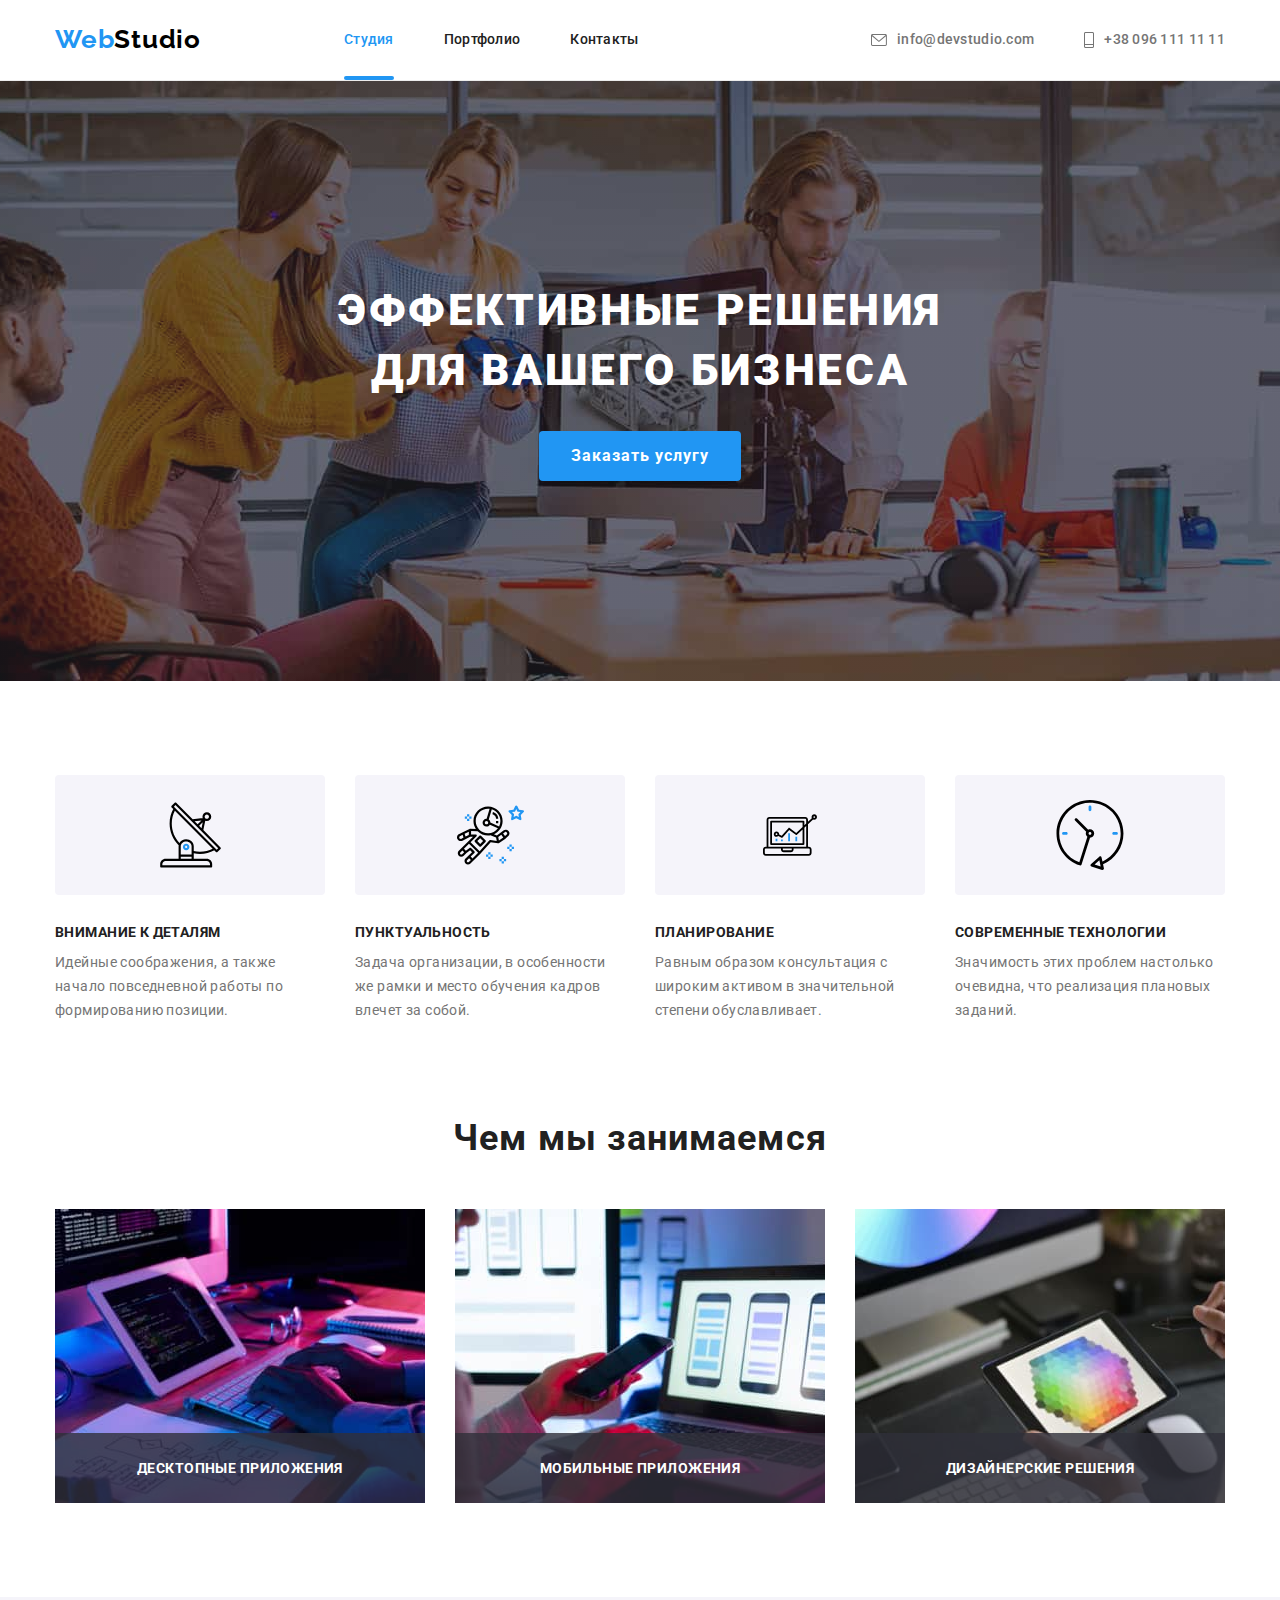
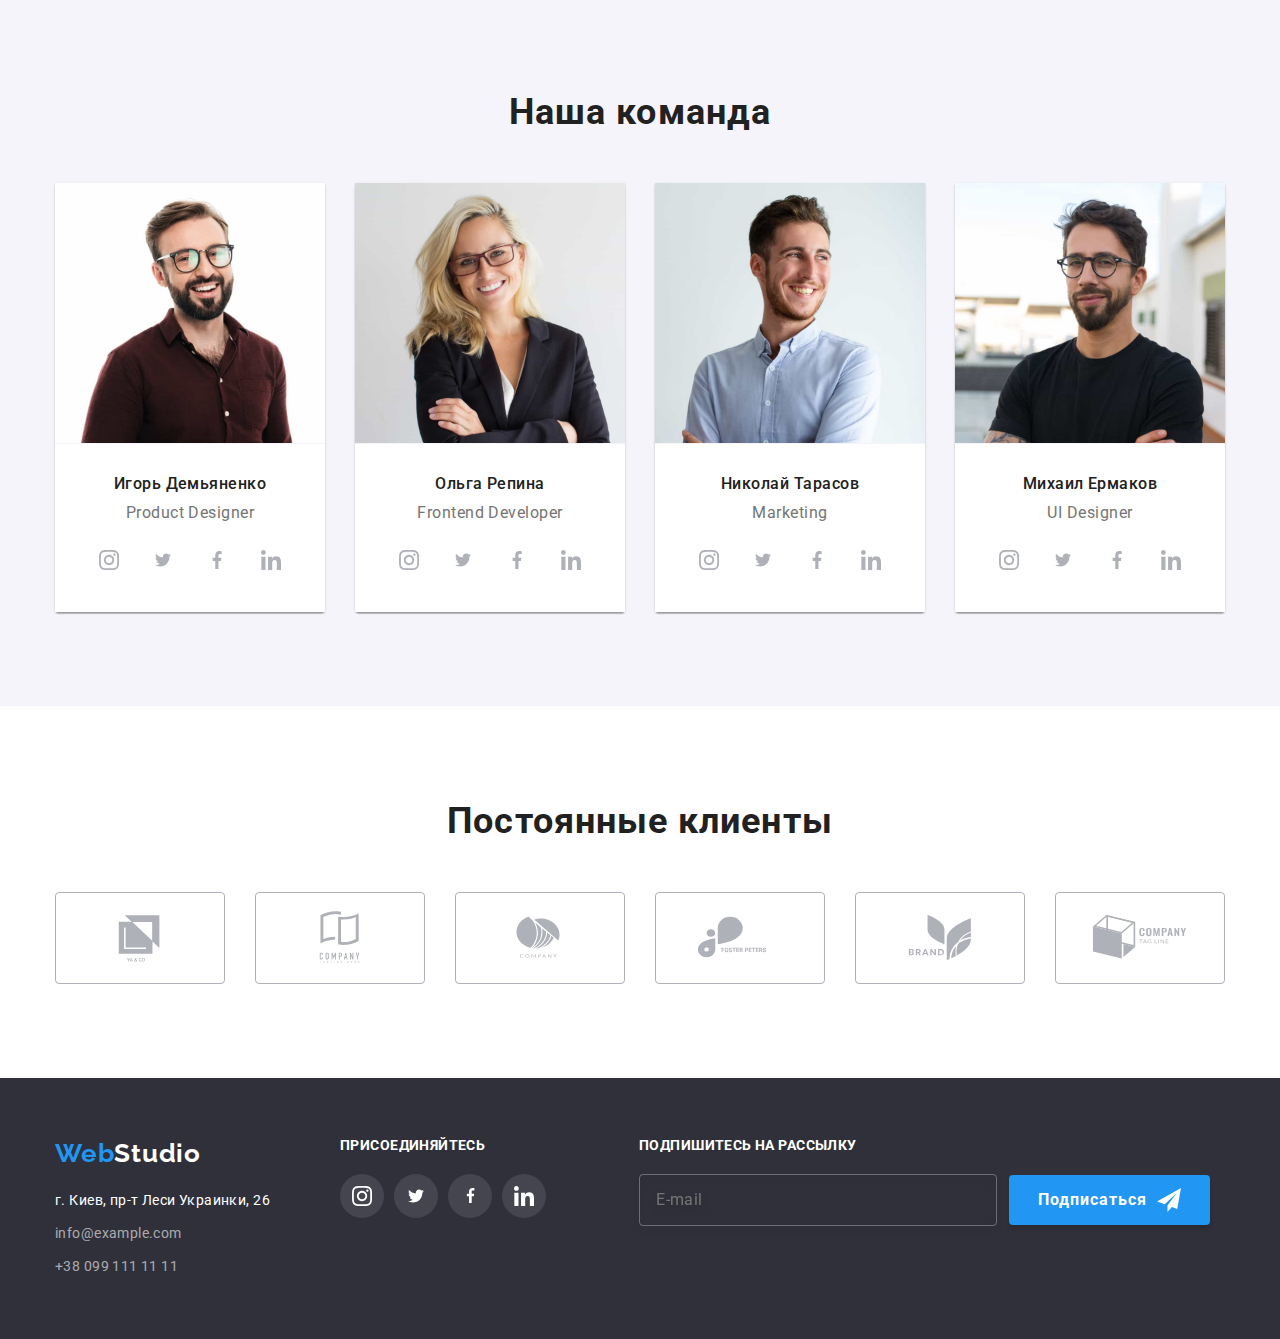
<file: index.html>
<!DOCTYPE html>
<html lang="ru">
  <head>
    <meta charset="UTF-8" />
    <meta http-equiv="X-UA-Compatible" content="IE=edge" />
    <meta name="viewport" content="width=device-width, initial-scale=1.0" />
    <title>WebStudio</title>
    <link
      href="https://fonts.googleapis.com/css2?family=Raleway:wght@700&family=Roboto:wght@400;500;700;900&display=swap"
      rel="stylesheet"
    />
    <link
      rel="stylesheet"
      href="https://cdnjs.cloudflare.com/ajax/libs/modern-normalize/1.1.0/modern-normalize.min.css"
    />
    <link
      rel="stylesheet"
      href="https://cdnjs.cloudflare.com/ajax/libs/modern-normalize/1.1.0/modern-normalize.min.css"
      integrity="sha512-wpPYUAdjBVSE4KJnH1VR1HeZfpl1ub8YT/NKx4PuQ5NmX2tKuGu6U/JRp5y+Y8XG2tV+wKQpNHVUX03MfMFn9Q=="
      crossorigin="anonymous"
      referrerpolicy="no-referrer"
    />
    <link rel="stylesheet" href="./css/main.css" />
    <!-- <link rel="stylesheet" href="./styles/styles.css" /> -->
  </head>
  <body class="page">
    <!--хэдер-->
    <header class="page-header">
      <div class="container main-nav">
        <nav class="nav">
          <a class="nav__logo logo" href="./index.html" lang="en"
            ><span class="nav__excerpt logo">Web</span>Studio</a
          >
          <ul class="site-nav list">
            <li class="site-nav__item">
              <a
                class="site-nav__link link site-nav__link--current"
                href="./index.html"
                >Студия</a
              >
            </li>
            <li class="site-nav__item">
              <a class="site-nav__link link" href="./portfolio.html"
                >Портфолио</a
              >
            </li>
            <li class="site-nav__item">
              <a class="site-nav__link link" href="">Контакты</a>
            </li>
          </ul>
        </nav>
        <ul class="site-contacts list">
          <li class="site-contacts__item">
            <a class="site-contacts__link link" href="mailto:info@devstudio.com"
              ><svg class="site-contacts__icon" width="16px" height="12px">
                <use href="./images/icons.svg#envelope-1"></use>
              </svg>
              <span>info@devstudio.com</span>
            </a>
          </li>
          <li class="site-contacts__item">
            <a class="site-contacts__link link" href="tel:+38-096-111-11-11"
              ><svg class="site-contacts__icon" width="10px" height="16px">
                <use href="./images/icons.svg#vector"></use>
              </svg>
              <span>+38 096 111 11 11</span></a
            >
          </li>
        </ul>
      </div>
    </header>
    <main>
      <!-- герой -->
      <section class="hero">
        <div class="conteiner hero__conteiner">
          <h1 class="hero__title">
            Эффективные решения <br />
            для вашего бизнеса
          </h1>
          <button type="button" class="hero__btn" data-modal-open>
            Заказать услугу
          </button>
        </div>
      </section>

      <!-- особенности -->
      <section class="section feature-section">
        <div class="container">
          <ul class="feature list">
            <li class="feature__item">
              <div class="feature__box">
                <svg class="feature__icon" width="65px" height="70px">
                  <use href="./images/icons.svg#antenna-1"></use>
                </svg>
              </div>
              <h3 class="feature__title">Внимание к деталям</h3>
              <p class="feature__text">
                Идейные соображения, а также начало повседневной работы по
                формированию позиции.
              </p>
            </li>
            <li class="feature__item">
              <div class="feature__box">
                <svg class="feature__icon" width="67px" height="70px">
                  <use href="./images/icons.svg#astronaut-1"></use>
                </svg>
              </div>
              <h3 class="feature__title">Пунктуальность</h3>
              <p class="feature__text">
                Задача организации, в особенности же рамки и место обучения
                кадров влечет за собой.
              </p>
            </li>
            <li class="feature__item">
              <div class="feature__box">
                <svg class="feature__icon" width="70px" height="54px">
                  <use href="./images/icons.svg#diagram-1"></use>
                </svg>
              </div>
              <h3 class="feature__title">Планирование</h3>
              <p class="feature__text">
                Равным образом консультация с широким активом в значительной
                степени обуславливает.
              </p>
            </li>
            <li class="feature__item">
              <div class="feature__box">
                <svg class="feature__icon" width="70px" height="70px">
                  <use href="./images/icons.svg#clock-1"></use>
                </svg>
              </div>
              <h3 class="feature__title">Современные технологии</h3>
              <p class="feature__text">
                Значимость этих проблем настолько очевидна, что реализация
                плановых заданий.
              </p>
            </li>
          </ul>
        </div>
      </section>
      <!-- Чем мы занимаемся -->
      <section class="section-functions">
        <div class="container">
          <h2 class="functions__title section-title">Чем мы занимаемся</h2>
          <ul class="functions list">
            <li class="functions__item">
              <div class="functions__card">
                <img
                  class="functions__pic"
                  src="./images/code.jpg"
                  alt="пишется код"
                  width="370"
                />
                <h3 class="function__subtitle">Десктопные приложения</h3>
              </div>
            </li>
            <li class="functions__item">
              <div class="functions__card">
                <img
                  class="functions__pic"
                  src="./images/ma.jpg"
                  alt="мобильные приложения"
                  width="370"
                />
                <h3 class="function__subtitle">Мобильные приложения</h3>
              </div>
            </li>
            <li class="functions__item">
              <div class="functions__card">
                <img
                  class="functions__pic"
                  src="./images/design.jpg"
                  alt="выбирается цвет для дизайна"
                  width="370"
                />
                <h3 class="function__subtitle">Дизайнерские решения</h3>
              </div>
            </li>
          </ul>
        </div>
      </section>
      <!-- Наша команда -->
      <section class="section team">
        <div class="container">
          <h2 class="section-title">Наша команда</h2>
          <ul class="team-cards list">
            <li class="team-card__item">
              <img
                class="team-cards__picture"
                src="./images/igor-pd.jpg"
                alt="Игорь, продакт-дизайнер"
                width="270"
              />
              <div class="team-cards__meta">
                <h3 class="team-cards__subtitle">Игорь Демьяненко</h3>
                <p class="team-cards__role" lang="en">Product Designer</p>
                <ul class="team-socials">
                  <li class="team-socials__item">
                    <a class="team-socials__link" href="">
                      <svg
                        class="team-socials__icon"
                        width="20px"
                        height="20px"
                      >
                        <use href="./images/icons.svg#instagram-2"></use>
                      </svg>
                    </a>
                  </li>
                  <li class="team-socials__item">
                    <a class="team-socials__link" href="">
                      <svg
                        class="team-socials__icon"
                        width="16px"
                        height="20px"
                      >
                        <use href="./images/icons.svg#twitter-1"></use>
                      </svg>
                    </a>
                  </li>
                  <li class="team-socials__item">
                    <a class="team-socials__link" href="">
                      <svg
                        class="team-socials__icon"
                        width="18px"
                        height="30px"
                      >
                        <use href="./images/icons.svg#facebook-1"></use>
                      </svg>
                    </a>
                  </li>
                  <li class="team-socials__item">
                    <a class="team-socials__link" href="">
                      <svg
                        class="team-socials__icon"
                        width="20px"
                        height="20px"
                      >
                        <use href="./images/icons.svg#linkedin-1"></use>
                      </svg>
                    </a>
                  </li>
                </ul>
              </div>
            </li>
            <li class="team-card__item">
              <img
                class="team-cards__picture"
                src="./images/olga-fd.jpg"
                alt="Ольга, фронтенд разработчик"
                width="270"
              />
              <div class="team-cards__meta">
                <h3 class="team-cards__subtitle">Ольга Репина</h3>
                <p class="team-cards__role" lang="en">Frontend Developer</p>
                <ul class="team-socials">
                  <li class="team-socials__item">
                    <a class="team-socials__link" href="">
                      <svg
                        class="team-socials__icon"
                        width="20px"
                        height="20px"
                      >
                        <use href="./images/icons.svg#instagram-2"></use>
                      </svg>
                    </a>
                  </li>
                  <li class="team-socials__item">
                    <a class="team-socials__link" href="">
                      <svg
                        class="team-socials__icon"
                        width="16px"
                        height="20px"
                      >
                        <use href="./images/icons.svg#twitter-1"></use>
                      </svg>
                    </a>
                  </li>
                  <li class="team-socials__item">
                    <a class="team-socials__link" href="">
                      <svg
                        class="team-socials__icon"
                        width="18px"
                        height="30px"
                      >
                        <use href="./images/icons.svg#facebook-1"></use>
                      </svg>
                    </a>
                  </li>
                  <li class="team-socials__item">
                    <a class="team-socials__link" href="">
                      <svg
                        class="team-socials__icon"
                        width="20px"
                        height="20px"
                      >
                        <use href="./images/icons.svg#linkedin-1"></use>
                      </svg>
                    </a>
                  </li>
                </ul>
              </div>
            </li>
            <li class="team-card__item">
              <img
                class="team-cards__picture"
                src="./images/nick-mar.jpg"
                alt="Николай, маркетинг"
                width="270"
              />
              <div class="team-cards__meta">
                <h3 class="team-cards__subtitle">Николай Тарасов</h3>
                <p class="team-cards__role" lang="en">Marketing</p>
                <ul class="team-socials">
                  <li class="team-socials__item">
                    <a class="team-socials__link" href="">
                      <svg
                        class="team-socials__icon"
                        width="20px"
                        height="20px"
                      >
                        <use href="./images/icons.svg#instagram-2"></use>
                      </svg>
                    </a>
                  </li>
                  <li class="team-socials__item">
                    <a class="team-socials__link" href="">
                      <svg
                        class="team-socials__icon"
                        width="16px"
                        height="20px"
                      >
                        <use href="./images/icons.svg#twitter-1"></use>
                      </svg>
                    </a>
                  </li>
                  <li class="team-socials__item">
                    <a class="team-socials__link" href="">
                      <svg
                        class="team-socials__icon"
                        width="18px"
                        height="30px"
                      >
                        <use href="./images/icons.svg#facebook-1"></use>
                      </svg>
                    </a>
                  </li>
                  <li class="team-socials__item">
                    <a class="team-socials__link" href="">
                      <svg
                        class="team-socials__icon"
                        width="20px"
                        height="20px"
                      >
                        <use href="./images/icons.svg#linkedin-1"></use>
                      </svg>
                    </a>
                  </li>
                </ul>
              </div>
            </li>
            <li class="team-card__item">
              <img
                class="team-cards__picture"
                src="./images/mikhail-ui-des.jpg"
                alt="Михаил, дизайнер внешнего вида"
                width="270"
              />
              <div class="team-cards__meta">
                <h3 class="team-cards__subtitle">Михаил Ермаков</h3>
                <p class="team-cards__role" lang="en">UI Designer</p>
                <ul class="team-socials">
                  <li class="team-socials__item">
                    <a class="team-socials__link" href="">
                      <svg
                        class="team-socials__icon"
                        width="20px"
                        height="20px"
                      >
                        <use href="./images/icons.svg#instagram-2"></use>
                      </svg>
                    </a>
                  </li>
                  <li class="team-socials__item">
                    <a class="team-socials__link" href="">
                      <svg
                        class="team-socials__icon"
                        width="16px"
                        height="20px"
                      >
                        <use href="./images/icons.svg#twitter-1"></use>
                      </svg>
                    </a>
                  </li>
                  <li class="team-socials__item">
                    <a class="team-socials__link" href="">
                      <svg
                        class="team-socials__icon"
                        width="18px"
                        height="30px"
                      >
                        <use href="./images/icons.svg#facebook-1"></use>
                      </svg>
                    </a>
                  </li>
                  <li class="team-socials__item">
                    <a class="team-socials__link" href="">
                      <svg
                        class="team-socials__icon"
                        width="20px"
                        height="20px"
                      >
                        <use href="./images/icons.svg#linkedin-1"></use>
                      </svg>
                    </a>
                  </li>
                </ul>
              </div>
            </li>
          </ul>
        </div>
      </section>
      <!-- Постоянные клиенты компании-->
      <section class="section">
        <h2 class="section-title">Постоянные клиенты</h2>
        <ul class="clients list">
          <li class="clients__item">
            <a href="" class="clients__link">
              <svg class="clients__icon" width="106px" height="60px">
                <use href="./images/icons.svg#logo1"></use>
              </svg>
            </a>
          </li>
          <li class="clients__item">
            <a href="" class="clients__link">
              <svg class="clients__icon" width="106px" height="60px">
                <use href="./images/icons.svg#logo2"></use>
              </svg>
            </a>
          </li>
          <li class="clients__item">
            <a href="" class="clients__link">
              <svg class="clients__icon" width="106px" height="60px">
                <use href="./images/icons.svg#logo3"></use>
              </svg>
            </a>
          </li>
          <li class="clients__item">
            <a href="" class="clients__link">
              <svg class="clients__icon" width="106px" height="60px">
                <use href="./images/icons.svg#logo4"></use>
              </svg>
            </a>
          </li>
          <li class="clients__item">
            <a href="" class="clients__link">
              <svg class="clients__icon" width="106px" height="60px">
                <use href="./images/icons.svg#logo5"></use>
              </svg>
            </a>
          </li>
          <li class="clients__item">
            <a href="" class="clients__link">
              <svg class="clients__icon" width="106px" height="60px">
                <use href="./images/icons.svg#logo6"></use>
              </svg>
            </a>
          </li>
        </ul>
      </section>
    </main>
    <!-- футер -->
    <footer class="footer">
      <div class="container footer-box">
        <div class="footer-address">
          <a class="footer__logo logo" href="./index.html" lang="en"
            ><span class="footer__excerpt logo">Web</span>Studio</a
          >
          <address class="">
            <ul class="footer-address__list list">
              <li class="footer-address__item">
                <a
                  class="footer-address__map footer-address__link"
                  href="https://goo.gl/maps/YtgKxtTX7qy2pB3RA"
                  target="_blank"
                  rel="noopener nofollow noreferrer"
                  >г. Киев, пр-т Леси Украинки, 26</a
                >
              </li>
              <li class="footer-address__item">
                <a class="footer-address__link" href="mailto:info@example.com"
                  >info@example.com</a
                >
              </li>
              <li class="footer-address__item">
                <a class="footer-address__link" href="tel:+38-099-111-11-11"
                  >+38 099 111 11 11</a
                >
              </li>
            </ul>
          </address>
        </div>
        <div class="footer-socials">
          <h3 class="footer-socials__title">присоединяйтесь</h3>
          <ul class="footer-socials__list">
            <li class="footer-socials__item">
              <a href="" class="footer-socials__link">
                <svg class="footer-socials__icon" width="20px" height="20px">
                  <use href="./images/icons.svg#instagram-2"></use>
                </svg>
              </a>
            </li>
            <li class="footer-socials__item">
              <a href="" class="footer-socials__link">
                <svg class="footer-socials__icon" width="16px" height="20px">
                  <use href="./images/icons.svg#twitter-1"></use>
                </svg>
              </a>
            </li>
            <li class="footer-socials__item">
              <a href="" class="footer-socials__link">
                <svg class="footer-socials__icon" width="15px" height="25px">
                  <use href="./images/icons.svg#facebook-1"></use>
                </svg>
              </a>
            </li>
            <li class="footer-socials__item">
              <a href="" class="footer-socials__link">
                <svg class="footer-socials__icon" width="20px" height="20px">
                  <use href="./images/icons.svg#linkedin-1"></use>
                </svg>
              </a>
            </li>
          </ul>
        </div>
        <div>
          <h3 class="footer-subscribe__title">Подпишитесь на рассылку</h3>
          <div class="footer-subscribe__box">
            <form class="footer-form">
              <label class="" for="email">
                <input
                  class="footer-subscribe__input"
                  type="email"
                  name="email"
                  id="email"
                  placeholder="E-mail"
                />
              </label>
              <button class="footer-subscribe__btn" type="submit">
                <span>Подписаться</span>
                <svg class="footer-subscribe__icon" width="24px" height="24px">
                  <use href="./images/icons.svg#send"></use>
                </svg>
              </button>
            </form>
          </div>
        </div>
      </div>
    </footer>
    <!-- backdrop 1 -->
    <div class="backdrop is-hidden" data-modal>
      <div class="modal" data-modal>
        <button class="cancel-btn" type="button" data-modal-close>
          <svg class="cancel-btn__icon" width="18px" height="18px">
            <use href="./images/icons.svg#close"></use>
          </svg>
        </button>
        <div>
          <form
            class="form subscribe-form"
            name="subscribe-form"
            autocomplete="on"
            novalidate
          >
            <strong class="subscribe-form__title"
              >Оставьте свои данные, мы вам перезвоним</strong
            >
            <label class="subscribe-form__item"
              ><span class="form-item__text">Имя</span>
              <input
                class="subscribe-form__input"
                type="text"
                name="name"
                autofocus
              />
              <svg class="subscribe-form__icon" width="18px" height="18px">
                <use href="./images/icons.svg#person"></use>
              </svg>
            </label>
            <label class="subscribe-form__item"
              ><span class="form-item__text">Телефон</span>
              <input class="subscribe-form__input" type="tel" name="tel" />
              <svg class="subscribe-form__icon" width="18px" height="18px">
                <use href="./images/icons.svg#phone"></use>
              </svg>
            </label>
            <label class="subscribe-form__item"
              ><span class="form-item__text">Почта</span>
              <input class="subscribe-form__input" type="email" name="email" />
              <svg class="subscribe-form__icon" width="18px" height="18px">
                <use href="./images/icons.svg#email"></use>
              </svg>
            </label>
            <label class="subscribe-form__item" for="comment"
              ><span class="form-item__text">Комментарий</span>
              <textarea
                class="subscribe-form__textarea"
                name="comment"
                id="comment"
                rows="6"
                placeholder="Введите текст"
              ></textarea>
            </label>
            <label
              class="subscribe-form__item subscribe-form__check"
              for="policy"
            >
              <input
                class="subscribe-form__checkbox subscribe-form__hidden"
                type="checkbox"
                name="policy"
                value=""
                id="policy"
              />
              <span class="subscribe-form__icon-box">
                <svg
                  class="subscribe-form__check-icon"
                  width="16px"
                  height="15px"
                >
                  <use href="./images/icons.svg#check"></use>
                </svg> </span
              ><span class="form-check-text"
                >Соглашаюсь с рассылкой и принимаю
                <a class="form-link" href=""> Условия договора</a></span
              >
            </label>
            <button class="form-btn" type="submit">Отправить</button>
          </form>
        </div>
      </div>
    </div>
    <script src="./js/modal.js"></script>
  </body>
</html>
</file>
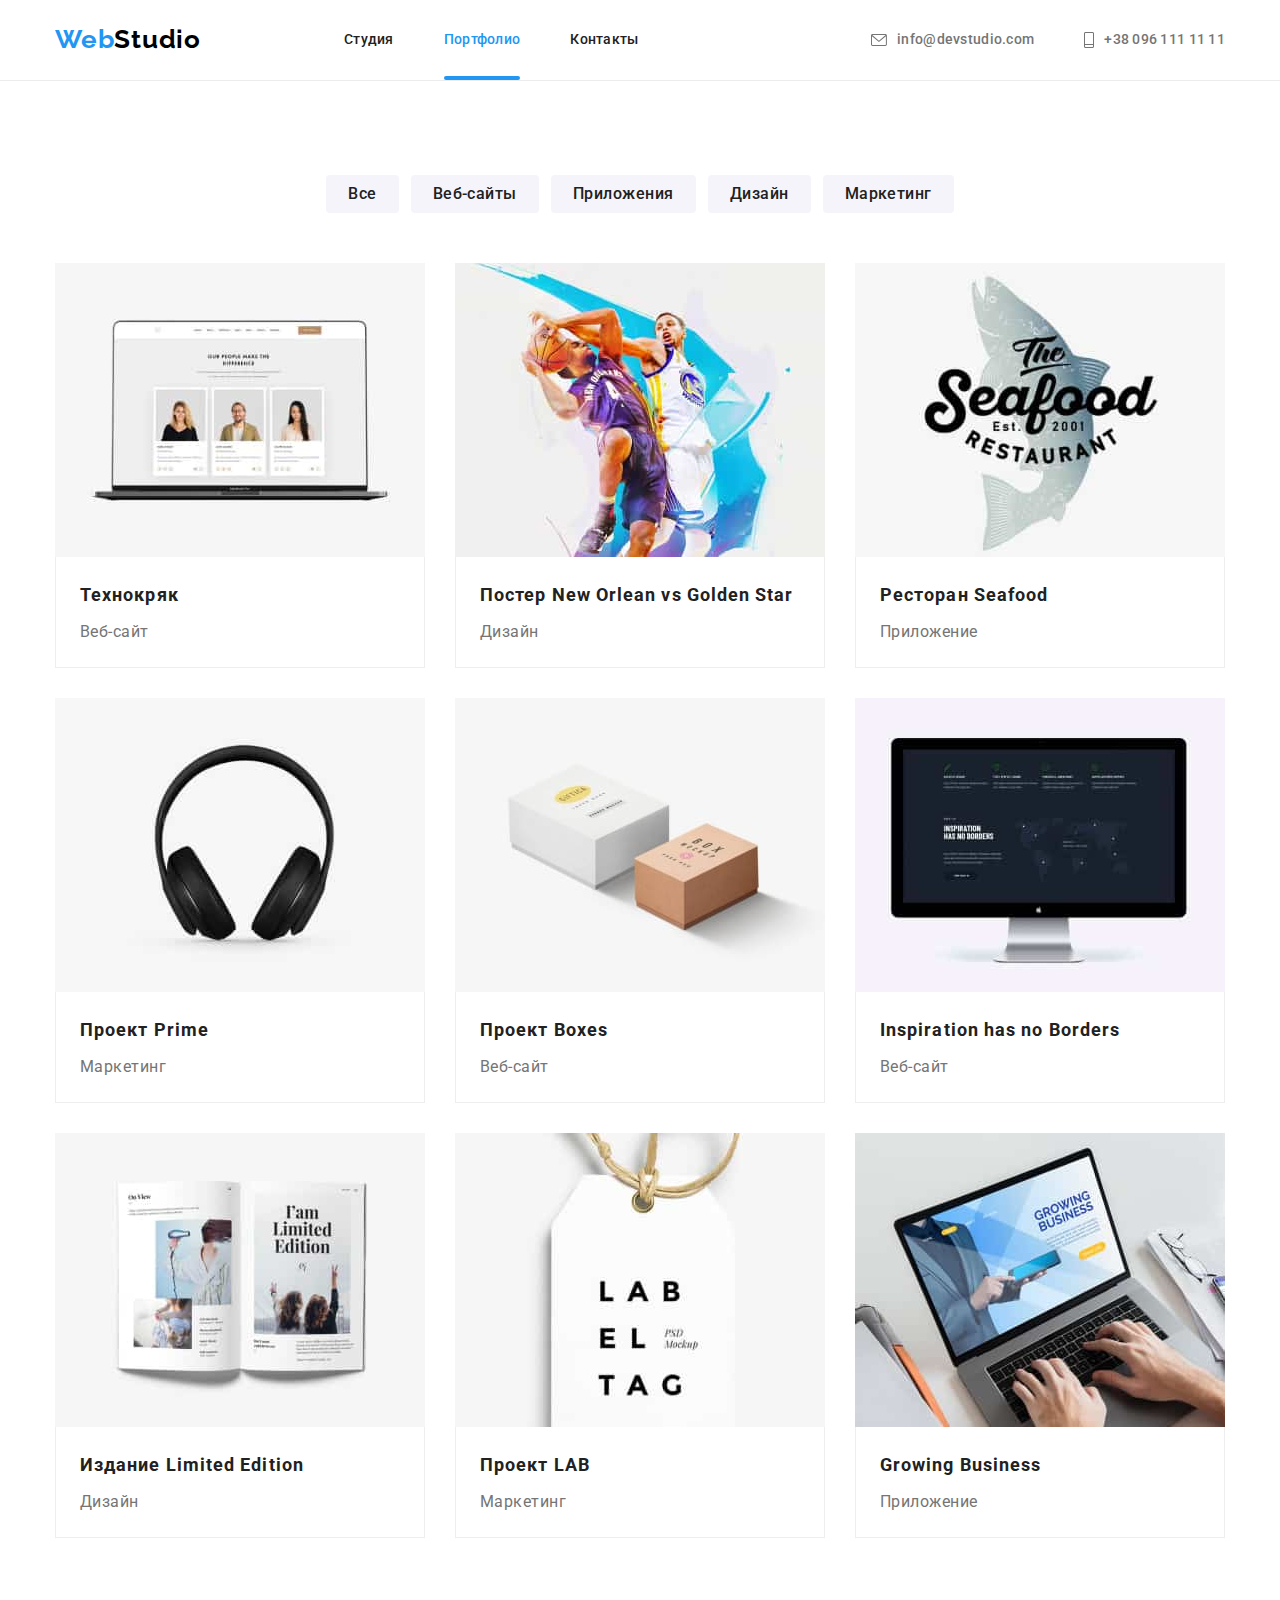
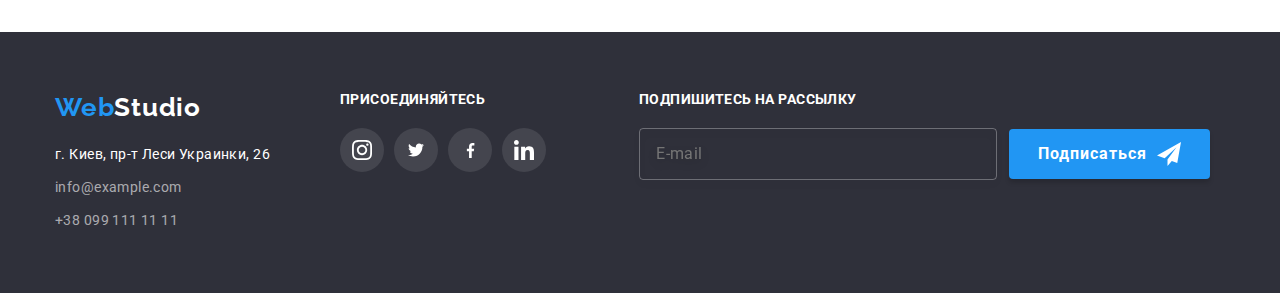
<file: portfolio.html>
<!DOCTYPE html>
<html lang="ru">
  <head>
    <meta charset="UTF-8" />
    <meta http-equiv="X-UA-Compatible" content="IE=edge" />
    <meta name="viewport" content="width=device-width, initial-scale=1.0" />
    <title>WebStudio</title>
    <link
      href="https://fonts.googleapis.com/css2?family=Raleway:wght@700&family=Roboto:wght@400;500;700;900&display=swap"
      rel="stylesheet"
    />
    <link
      rel="stylesheet"
      href="https://cdnjs.cloudflare.com/ajax/libs/modern-normalize/1.1.0/modern-normalize.min.css"
    />
    <link
      rel="stylesheet"
      href="https://cdnjs.cloudflare.com/ajax/libs/modern-normalize/1.1.0/modern-normalize.min.css"
      integrity="sha512-wpPYUAdjBVSE4KJnH1VR1HeZfpl1ub8YT/NKx4PuQ5NmX2tKuGu6U/JRp5y+Y8XG2tV+wKQpNHVUX03MfMFn9Q=="
      crossorigin="anonymous"
      referrerpolicy="no-referrer"
    />
    <link rel="stylesheet" href="./css/main.css" />
    <!-- <link rel="stylesheet" href="./styles/styles.css" /> -->
  </head>
  <body class="page">
    <!--хэдер-->
    <header class="page-header">
      <div class="container main-nav">
        <nav class="nav">
          <!-- logo-header > nav__logo-->
          <!-- logo-blue > nav__excerpt -->
          <a class="nav__logo logo" href="./index.html" lang="en"
            ><span class="nav__excerpt logo">Web</span>Studio</a
          >
          <!--menu-item > site-nav__item -->
          <!--nav-link >  site-nav__link -->
          <ul class="site-nav list">
            <li class="site-nav__item">
              <a class="site-nav__link link" href="./index.html">Студия</a>
            </li>
            <li class="site-nav__item">
              <a
                class="site-nav__link link site-nav__link--current"
                href="./portfolio.html"
                >Портфолио</a
              >
            </li>
            <li class="site-nav__item">
              <a class="site-nav__link link" href="">Контакты</a>
            </li>
          </ul>
        </nav>
        <ul class="site-contacts list">
          <!-- item > site-contacts__item  -->
          <li class="site-contacts__item">
            <!-- header-contacts> site-contacts__link-->
            <!-- header-icon > site-contacts__icon -->
            <a class="site-contacts__link link" href="mailto:info@devstudio.com"
              ><svg class="site-contacts__icon" width="16px" height="12px">
                <use href="./images/icons.svg#envelope-1"></use>
              </svg>
              <span>info@devstudio.com</span>
            </a>
            <!-- </div> -->
          </li>
          <li class="site-contacts__item">
            <!-- <div class=""> -->
            <a class="site-contacts__link link" href="tel:+38-096-111-11-11"
              ><svg class="site-contacts__icon" width="10px" height="16px">
                <use href="./images/icons.svg#vector"></use>
              </svg>
              <span>+38 096 111 11 11</span></a
            >
          </li>
        </ul>
      </div>
    </header>
    <!-- Основная информация -->
    <main>
      <section class="section works">
        <div class="container">
          <!-- заголовок потом скрыть -->
          <h1 class="hide-head">Наши работы</h1>
          <!-- Кнопки фильтра проектов-->
          <ul class="filtr-btn list">
            <li class="filtr-btn__item">
              <button type="button" class="filtr-btn__button">Все</button>
            </li>
            <li class="filtr-btn__item">
              <button type="button" class="filtr-btn__button">Веб-сайты</button>
            </li>
            <li class="filtr-btn__item">
              <button type="button" class="filtr-btn__button">
                Приложения
              </button>
            </li>
            <li class="filtr-btn__item">
              <button type="button" class="filtr-btn__button">Дизайн</button>
            </li>
            <li class="filtr-btn__item">
              <button type="button" class="filtr-btn__button">Маркетинг</button>
            </li>
          </ul>
          <!-- Проекты -->
          <div class="projects">
            <ul class="projects-list list">
              <li class="project__item">
                <a class="project__link" href="">
                  <div class="project-card">
                    <img
                      class="project-card-pic"
                      src="./images/portfolio/1techno.jpg"
                      alt="ноутбук с карточками людей"
                      width="370"
                    />
                    <p class="project-card__text">
                      Ресурс предлагает комплексные предложения с разным уровнем
                      функционала и сервисов. Все это позволит посетителю
                      получить исчерпывающие сведения о компании или частном
                      лице.
                    </p>
                  </div>
                  <div class="project-content">
                    <h2 class="project-content__title">Технокряк</h2>
                    <p class="project-card__desk">Веб-сайт</p>
                  </div>
                </a>
              </li>
              <li class="project__item">
                <a class="project__link" href="">
                  <div class="project-card">
                    <img
                      class="project-card-pic"
                      src="./images/portfolio/2poster.jpg"
                      alt="баскетболисты в прижке"
                      width="370"
                    />
                    <p class="project-card__text pct">
                      Ресурс предлагает комплексные предложения с разным уровнем
                      функционала и сервисов. Все это позволит посетителю
                      получить исчерпывающие сведения о компании или частном
                      лице.
                    </p>
                  </div>
                  <div class="project-content">
                    <h2 class="project-content__title">
                      Постер
                      <span lang="en">New Orlean vs Golden Star</span>
                    </h2>
                    <p class="project-card__desk" lang="en">Дизайн</p>
                  </div>
                </a>
              </li>
              <li class="project__item">
                <a class="project__link" href="">
                  <div class="project-card">
                    <img
                      class="project-card-pic"
                      src="./images/portfolio/3restorant.jpg"
                      alt="логотип ресторана"
                      width="370"
                    />
                    <p class="project-card__text pct">
                      Ресурс предлагает комплексные предложения с разным уровнем
                      функционала и сервисов. Все это позволит посетителю
                      получить исчерпывающие сведения о компании или частном
                      лице.
                    </p>
                  </div>
                  <div class="project-content">
                    <h2 class="project-content__title">
                      Ресторан <span lang="en">Seafood</span>
                    </h2>
                    <p class="project-card__desk">Приложение</p>
                  </div>
                </a>
              </li>
              <li class="project__item">
                <a class="project__link" href="">
                  <div class="project-card">
                    <img
                      class="project-card-pic"
                      src="./images/portfolio/4project-prime.jpg"
                      alt="наушники"
                      width="370"
                    />
                    <p class="project-card__text pct">
                      Ресурс предлагает комплексные предложения с разным уровнем
                      функционала и сервисов. Все это позволит посетителю
                      получить исчерпывающие сведения о компании или частном
                      лице.
                    </p>
                  </div>
                  <div class="project-content">
                    <h2 class="project-content__title">
                      Проект <span lang="en">Prime</span>
                    </h2>
                    <p class="project-card__desk">Маркетинг</p>
                  </div>
                </a>
              </li>
              <li class="project__item">
                <a class="project__link" href="">
                  <div class="project-card">
                    <img
                      class="project-card-pic"
                      src="./images/portfolio/5project-boxes.jpg"
                      alt="маленькие коробочки"
                      width="370"
                    />
                    <p class="project-card__text pct">
                      Ресурс предлагает комплексные предложения с разным уровнем
                      функционала и сервисов. Все это позволит посетителю
                      получить исчерпывающие сведения о компании или частном
                      лице.
                    </p>
                  </div>
                  <div class="project-content">
                    <h2 class="project-content__title">
                      Проект <span lang="en">Boxes</span>
                    </h2>
                    <p class="project-card__desk">Веб-сайт</p>
                  </div>
                </a>
              </li>
              <li class="project__item">
                <a class="project__link" href="">
                  <div class="project-card">
                    <img
                      class="project-card-pic"
                      src="./images/portfolio/6no-borders.jpg"
                      alt="монитор"
                      width="370"
                    />
                    <p class="project-card__text pct">
                      Ресурс предлагает комплексные предложения с разным уровнем
                      функционала и сервисов. Все это позволит посетителю
                      получить исчерпывающие сведения о компании или частном
                      лице.
                    </p>
                  </div>
                  <div class="project-content">
                    <h2 class="project-content__title" lang="en">
                      Inspiration has no Borders
                    </h2>
                    <p class="project-card__desk">Веб-сайт</p>
                  </div>
                </a>
              </li>
              <li class="project__item">
                <a class="project__link" href="">
                  <div class="project-card">
                    <img
                      class="project-card-pic"
                      src="./images/portfolio/7limited-edition.jpg"
                      alt="развернутый журнал"
                      width="370"
                    />
                    <p class="project-card__text pct">
                      Ресурс предлагает комплексные предложения с разным уровнем
                      функционала и сервисов. Все это позволит посетителю
                      получить исчерпывающие сведения о компании или частном
                      лице.
                    </p>
                  </div>
                  <div class="project-content">
                    <h2 class="project-content__title">
                      Издание <span lang="en">Limited Edition</span>
                    </h2>
                    <p class="project-card__desk">Дизайн</p>
                  </div>
                </a>
              </li>
              <li class="project__item">
                <a class="project__link" href="">
                  <div class="project-card">
                    <img
                      class="project-card-pic"
                      src="./images/portfolio/8project-lab.jpg"
                      alt="бирка"
                      width="370"
                    />
                    <p class="project-card__text pct">
                      Ресурс предлагает комплексные предложения с разным уровнем
                      функционала и сервисов. Все это позволит посетителю
                      получить исчерпывающие сведения о компании или частном
                      лице.
                    </p>
                  </div>
                  <div class="project-content">
                    <h2 class="project-content__title">
                      Проект <span lang="en">LAB</span>
                    </h2>
                    <p class="project-card__desk">Маркетинг</p>
                  </div>
                </a>
              </li>
              <li class="project__item">
                <a class="project__link" href="">
                  <div class="project-card">
                    <img
                      class="project-card-pic"
                      src="./images/portfolio/9growing-business.jpg"
                      alt="человек печатает"
                      width="370"
                    />
                    <p class="project-card__text pct">
                      Ресурс предлагает комплексные предложения с разным уровнем
                      функционала и сервисов. Все это позволит посетителю
                      получить исчерпывающие сведения о компании или частном
                      лице.
                    </p>
                  </div>
                  <div class="project-content">
                    <h2 class="project-content__title" lang="en">
                      Growing Business
                    </h2>
                    <p class="project-card__desk">Приложение</p>
                  </div>
                </a>
              </li>
            </ul>
          </div>
        </div>
      </section>
    </main>
    <!-- футер -->
    <footer class="footer">
      <div class="container footer-box">
        <div class="footer-address">
          <a class="footer__logo logo" href="./index.html" lang="en"
            ><span class="footer__excerpt logo">Web</span>Studio</a
          >
          <address class="">
            <ul class="footer-address__list list">
              <li class="footer-address__item">
                <a
                  class="footer-address__map footer-address__link"
                  href="https://goo.gl/maps/YtgKxtTX7qy2pB3RA"
                  target="_blank"
                  rel="noopener nofollow noreferrer"
                  >г. Киев, пр-т Леси Украинки, 26</a
                >
              </li>
              <li class="footer-address__item">
                <a class="footer-address__link" href="mailto:info@example.com"
                  >info@example.com</a
                >
              </li>
              <li class="footer-address__item">
                <a class="footer-address__link" href="tel:+38-099-111-11-11"
                  >+38 099 111 11 11</a
                >
              </li>
            </ul>
          </address>
        </div>
        <div class="footer-socials">
          <h3 class="footer-socials__title">присоединяйтесь</h3>
          <ul class="footer-socials__list">
            <li class="footer-socials__item">
              <a href="" class="footer-socials__link">
                <svg class="footer-socials__icon" width="20px" height="20px">
                  <use href="./images/icons.svg#instagram-2"></use>
                </svg>
              </a>
            </li>
            <li class="footer-socials__item">
              <a href="" class="footer-socials__link">
                <svg class="footer-socials__icon" width="16px" height="20px">
                  <use href="./images/icons.svg#twitter-1"></use>
                </svg>
              </a>
            </li>
            <li class="footer-socials__item">
              <a href="" class="footer-socials__link">
                <svg class="footer-socials__icon" width="15px" height="25px">
                  <use href="./images/icons.svg#facebook-1"></use>
                </svg>
              </a>
            </li>
            <li class="footer-socials__item">
              <a href="" class="footer-socials__link">
                <svg class="footer-socials__icon" width="20px" height="20px">
                  <use href="./images/icons.svg#linkedin-1"></use>
                </svg>
              </a>
            </li>
          </ul>
        </div>
        <div>
          <h3 class="footer-subscribe__title">Подпишитесь на рассылку</h3>
          <div class="footer-subscribe__box">
            <form class="footer-form">
              <label class="" for="email">
                <input
                  class="footer-subscribe__input"
                  type="email"
                  name="email"
                  id="email"
                  placeholder="E-mail"
                />
              </label>
              <button class="footer-subscribe__btn" type="submit">
                <span>Подписаться</span>
                <svg class="footer-subscribe__icon" width="24px" height="24px">
                  <use href="./images/icons.svg#send"></use>
                </svg>
              </button>
            </form>
          </div>
        </div>
      </div>
    </footer>
  </body>
</html>
</file>
<file: css/main.css>
:root {
  /* background */
  --primary-bg-color: #ffffff;
  --secondary-bg-color: #2f303a;
  --accent-bg-color: #f5f4fa;
  /* text */
  --primary-text-color: #212121;
  --secondaty-text-color: #757575;
  --accent-color: #2196f3;
  --hero-text-color: #ffffff;
  --nav__logo-color: #000000;
  --logo-footer-color: #ffffff;
  --footer-contacts-color: (rgba(255, 255, 255, 0.6));
}

html {
  box-sizing: border-box;
}

*,
*::before,
*::after {
  box-sizing: inherit;
}

* h1,
h2,
h3,
h4,
h5,
h6,
p {
  margin: 0;
  text-decoration: none;
}

a {
  text-decoration: none;
}

.page {
  background-color: var(--primary-bg-color);
  font-family: Roboto, sans-serif;
  color: var(--primary-text-color);
  list-style-type: none;
  margin: 0;
}

.list {
  list-style: none;
  text-decoration: none;
  padding: 0;
  margin: 0;
}

.container {
  width: 1200px;
  margin: 0 auto;
  padding-left: 15px;
  padding-right: 15px;
}

.hide-head {
  display: none;
}

.section {
  padding-top: 94px;
  padding-bottom: 94px;
}

.section-title {
  margin-top: 0;
  margin-bottom: 50px;
  font-weight: 700;
  font-size: 36px;
  line-height: 1.17;
  text-align: center;
  letter-spacing: 0.03em;
  color: var(--primary-text-color);
}

.section-title .title {
  font-weight: 700;
  font-size: 16px;
  line-height: 1.19;
  letter-spacing: 0.03em;
  text-transform: uppercase;
}

.page-header {
  border-bottom: 1px solid #ececec;
}

.main-nav {
  display: flex;
  align-items: center;
}

.site-nav .link,
.site-contacts .link {
  font-weight: 500;
  font-size: 14px;
  line-height: 1.14;
  letter-spacing: 0.02em;
  color: var(--primary-text-color);
}

.site-nav__item {
  position: relative;
}

.site-nav__link.link.site-nav__link--current::after {
  content: "";
  min-width: 100%;
  height: 4px;
  background-color: var(--accent-color);
  border-radius: 2px;
  position: absolute;
  bottom: 0;
  left: 0;
}

.nav {
  display: flex;
}

.site-nav {
  display: flex;
  align-items: center;
  justify-content: center;
  margin-left: 93px;
}
.site-nav .link:hover, .site-nav .link:focus {
  color: var(--accent-color);
}

.site-contacts {
  display: flex;
  margin-left: auto;
}

.site-nav__item,
.site-contacts__item {
  margin-left: 50px;
}

.site-nav__link {
  transition-property: color;
  transition-duration: 250ms;
  transition-timing-function: cubic-bezier(0.4, 0, 0.2, 1);
  transition-delay: 0s;
}

.site-nav .link.site-nav__link--current {
  color: var(--accent-color);
}

.site-contacts .link {
  color: var(--secondaty-text-color);
  transition-property: color;
  transition-duration: 250ms;
  transition-timing-function: cubic-bezier(0.4, 0, 0.2, 1);
  transition-delay: 0s;
}
.site-contacts .link:hover, .site-contacts .link:focus {
  color: var(--accent-color);
}

.site-nav .link {
  display: block;
  padding-top: 32px;
  padding-bottom: 32px;
}

.site-contacts__link {
  display: flex;
  align-items: center;
  justify-content: center;
  cursor: pointer;
  fill: var(--secondaty-text-color);
  color: var(--secondaty-text-color);
}
.site-contacts__link:hover .site-contacts__icon, .site-contacts__link:focus .site-contacts__icon {
  fill: var(--accent-color);
}

.site-contacts__icon {
  margin-right: 10px;
}

.nav__logo,
.footer__logo {
  font-family: Raleway, cursive;
  font-weight: 700;
  font-size: 26px;
  line-height: 1.19;
  letter-spacing: 0.03em;
}

.nav__logo {
  color: var(--nav__logo-color);
  display: block;
  padding-top: 24px;
  padding-bottom: 25px;
}

.footer__logo {
  color: var(--logo-footer-color);
  margin-top: 0;
  margin-bottom: 20px;
  display: inline-block;
}

.nav__excerpt,
.footer__excerpt {
  color: var(--accent-color);
}

.hero__title {
  font-weight: 900;
  font-size: 44px;
  line-height: 1.36;
  text-align: center;
  letter-spacing: 0.06em;
  text-transform: uppercase;
  color: var(--hero-text-color);
  margin: 0;
  margin-bottom: 30px;
}

.hero__conteiner {
  padding-top: 200px;
  padding-bottom: 200px;
  margin-left: auto;
  margin-right: auto;
  max-width: 1600px;
  height: 600px;
  background-image: linear-gradient(to right, rgba(47, 48, 58, 0.4), rgba(47, 48, 58, 0.4)), url(../images/background.jpg);
  background-repeat: no-repeat;
  background-position: center;
}

.hero__btn {
  display: block;
  margin-left: auto;
  margin-right: auto;
  padding: 10px 32px;
  box-shadow: 0px 4px 4px rgba(0, 0, 0, 0.15);
  border: 4px;
  background-color: var(--accent-color);
  color: var(--hero-text-color);
  border-radius: 4px;
  font-weight: 700;
  font-size: 16px;
  line-height: 1.89;
  text-align: center;
  letter-spacing: 0.06em;
  color: var(--hero-text-color);
  cursor: pointer;
  transition-property: color, background-color;
  transition-duration: 250ms;
  transition-timing-function: cubic-bezier(0.4, 0, 0.2, 1);
  transition-delay: 0s;
}
.hero__btn:hover, .hero__btn:focus {
  color: var(--accent-color);
  background-color: var(--primary-bg-color);
  /* transform: rotate(180deg); */
}

.footer-subscribe__btn {
  display: flex;
  justify-content: center;
  align-items: center;
  gap: 10px;
  padding: 10px 29px;
  font-weight: 700;
  font-size: 16px;
  line-height: 1.89;
  display: flex;
  align-items: center;
  text-align: center;
  letter-spacing: 0.06em;
  background: var(--accent-color);
  color: var(--hero-text-color);
  box-shadow: 0px 4px 4px rgba(0, 0, 0, 0.15);
  border-radius: 4px;
  border: none;
  cursor: pointer;
  fill: var(--hero-text-color);
  transition-property: color, background-color, fill;
  transition-duration: 250ms;
  transition-timing-function: cubic-bezier(0.4, 0, 0.2, 1);
  transition-delay: 0s;
}
.footer-subscribe__btn:hover, .footer-subscribe__btn:focus {
  color: var(--accent-color);
  background-color: var(--primary-bg-color);
  fill: var(--accent-color);
}

.form-btn {
  transition-property: background-color, color;
  transition-duration: 250ms;
  transition-timing-function: cubic-bezier(0.4, 0, 0.2, 1);
  transition-delay: 0s;
  margin-right: auto;
  margin-left: auto;
  padding: 10px 56px;
  max-width: 200px;
  max-height: 50px;
  font-weight: 700;
  font-size: 16px;
  line-height: 1.88;
  letter-spacing: 0.06em;
  color: var(--hero-text-color);
  background-color: var(--accent-color);
  box-shadow: 0px 4px 4px rgba(0, 0, 0, 0.15);
  border-radius: 4px;
  border: none;
  cursor: pointer;
}
.form-btn:hover, .form-btn:focus {
  background-color: #188ce8;
}

.cancel-btn {
  position: absolute;
  top: 8px;
  right: 8px;
  display: flex;
  align-items: center;
  justify-content: center;
  width: 30px;
  height: 30px;
  border-radius: 50%;
  padding: 0;
  cursor: pointer;
  background: var(--primary-bg-color);
  border: 1px solid rgba(0, 0, 0, 0.1);
}
.cancel-btn:hover .cancel-btn__icon, .cancel-btn:focus .cancel-btn__icon {
  fill: var(--accent-color);
}
.cancel-btn__icon {
  fill: var(--nav__logo-color);
  transition-property: fill;
  transition-duration: 250ms;
  transition-timing-function: cubic-bezier(0.4, 0, 0.2, 1);
  transition-delay: 0s;
}

.filtr-btn {
  text-align: center;
  margin-bottom: 50px;
}
.filtr-btn__item {
  display: inline-block;
  border-radius: 4px;
}

.filtr-btn__button {
  background-color: var(--accent-bg-color);
  padding: 6px 22px;
  cursor: pointer;
  border-radius: 4px;
  border: none;
  list-style-type: none;
  font-weight: 500;
  font-size: 16px;
  line-height: 1.63;
  text-align: center;
  letter-spacing: 0.03em;
  color: var(--primary-text-color);
  transition-property: color, background-color, box-shadow;
  transition-duration: 250ms;
  transition-timing-function: cubic-bezier(0.4, 0, 0.2, 1);
  transition-delay: 0s;
}
.filtr-btn__button:hover, .filtr-btn__button:focus {
  background-color: var(--accent-color);
  color: var(--hero-text-color);
  box-shadow: 0px 3px 1px rgba(0, 0, 0, 0.1), 0px 1px 2px rgba(0, 0, 0, 0.08), 0px 2px 2px rgba(0, 0, 0, 0.12);
}

.filtr-btn .filtr-btn__item + .filtr-btn__item {
  margin-left: 8px;
}

.feature {
  display: flex;
  justify-content: space-between;
}
.feature__item {
  width: 270px;
}
.feature__box {
  display: flex;
  align-items: center;
  justify-content: center;
  width: 270px;
  height: 120px;
  margin-bottom: 30px;
  background: #f5f4fa;
  border-radius: 4px;
  margin: 0;
  padding: 0;
  margin-bottom: 30px;
}
.feature__title {
  font-weight: 700;
  font-size: 14px;
  line-height: 1.14;
  letter-spacing: 0.03em;
  text-transform: uppercase;
  margin-top: 0;
  margin-bottom: 10px;
}
.feature__text {
  margin-top: 0;
  margin-bottom: 0;
  font-size: 14px;
  line-height: 1.71;
  letter-spacing: 0.03em;
  color: var(--secondaty-text-color);
}

.section-functions {
  padding-bottom: 94px;
}

.functions {
  display: flex;
  justify-content: space-between;
}
.functions__card {
  position: relative;
  border: none;
}
.functions__pic {
  margin-bottom: -4px;
}

.function__subtitle {
  display: flex;
  align-items: center;
  justify-content: center;
  position: absolute;
  bottom: 0;
  left: 0;
  font-weight: 700;
  font-size: 14px;
  line-height: 16px;
  text-align: center;
  letter-spacing: 0.03em;
  text-transform: uppercase;
  margin: 0;
  padding: 0;
  color: var(--hero-text-color);
  background: rgba(47, 48, 58, 0.8);
  min-width: 370px;
  padding-top: 27px;
  padding-bottom: 27px;
}

.team {
  background-color: var(--accent-bg-color);
}

.team-cards {
  display: flex;
  justify-content: space-between;
  gap: 30px;
}

.team-card__item {
  box-shadow: 0px 1px 3px rgba(0, 0, 0, 0.12), 0px 1px 1px rgba(0, 0, 0, 0.14), 0px 2px 1px rgba(0, 0, 0, 0.2);
  border-radius: 0px 0px 4px 4px;
}

.team-cards__subtitle {
  margin-top: 0;
  margin-bottom: 10px;
  font-weight: 500;
  font-size: 16px;
  line-height: 1.19;
  text-align: center;
  letter-spacing: 0.03em;
}

.team-cards__role {
  margin: 0;
  font-size: 16px;
  line-height: 1.19;
  letter-spacing: 0.03em;
  text-align: center;
  color: var(--secondaty-text-color);
  margin-bottom: 16px;
}

.team-cards__picture {
  margin-top: 0;
  margin-bottom: -4px;
}

.team-cards__meta {
  padding-top: 30px;
  padding-bottom: 30px;
  margin-bottom: 0;
  background-color: var(--primary-bg-color);
}

.team-socials {
  list-style: none;
  display: flex;
  gap: 10px;
  padding: 0;
  margin: 0;
  margin-left: 32px;
  margin-right: 32px;
}

.team-socials__item {
  height: 44px;
  width: 44px;
  border-radius: 50%;
}

.team-socials__link {
  display: flex;
  width: 100%;
  height: 100%;
  align-items: center;
  justify-content: center;
  border-radius: 50%;
  cursor: pointer;
  fill: #afb1b8;
  transition-property: fill, background-color;
  transition-duration: 250ms;
  transition-timing-function: cubic-bezier(0.4, 0, 0.2, 1);
  transition-delay: 0ms;
}
.team-socials__link:hover, .team-socials__link:focus {
  fill: var(--hero-text-color);
  background-color: var(--accent-color);
}

.clients {
  list-style: none;
  display: flex;
  justify-content: center;
  gap: 30px;
  padding: 0;
  margin: 0;
  /* outline: 1px solid red; */
  margin-left: 32px;
  margin-right: 32px;
}
.clients__item {
  height: 92px;
  width: 170px;
}

.clients__link {
  display: flex;
  width: 100%;
  height: 100%;
  align-items: center;
  justify-content: center;
  cursor: pointer;
  border: 1px solid #afb1b8;
  border-radius: 4px;
  fill: #afb1b8;
  transition-property: border-color, fill;
  transition-duration: 250ms;
  transition-timing-function: cubic-bezier(0.4, 0, 0.2, 1);
  transition-delay: 0s;
}
.clients__link:hover, .clients__link:focus {
  border-color: var(--accent-color);
  fill: var(--accent-color);
}

/* Footer */
.footer {
  background-color: var(--secondary-bg-color);
  list-style-type: none;
  padding-top: 60px;
  padding-bottom: 60px;
}

.footer-box {
  display: flex;
}

.footer-address__list .footer-address__map {
  color: var(--hero-text-color);
}

.footer-address__item {
  margin-bottom: 9px;
}

.footer-address__item:last-child {
  margin-bottom: 0px;
}

.footer-address__link {
  display: inline-block;
  font-style: normal;
  font-size: 14px;
  line-height: 1.71;
  letter-spacing: 0.03em;
  color: rgba(255, 255, 255, 0.6);
  text-decoration: none;
  transition-property: color;
  transition-duration: 250ms;
  transition-timing-function: cubic-bezier(0.4, 0, 0.2, 1);
  transition-delay: 0s;
}
.footer-address__link:hover, .footer-address__link:focus {
  color: var(--accent-color);
}

.footer-address {
  margin-right: 70px;
}

/* footer social networks */
.footer-socials {
  margin-right: 93px;
}

.footer-socials__title,
.footer-subscribe__title {
  font-weight: 700;
  font-size: 14px;
  line-height: 1.14;
  letter-spacing: 0.03em;
  text-transform: uppercase;
  color: var(--hero-text-color);
  margin-bottom: 20px;
  padding: 0;
}

.footer-socials__list {
  display: flex;
  gap: 10px;
  padding: 0;
  margin: 0;
  list-style: none;
}

.footer-socials__link {
  display: flex;
  width: 100%;
  height: 100%;
  align-items: center;
  justify-content: center;
  border-radius: 50%;
  cursor: pointer;
  text-decoration: none;
  background-color: rgba(255, 255, 255, 0.1);
  transition-property: fill, background-color;
  transition-duration: 250ms;
  transition-timing-function: cubic-bezier(0.4, 0, 0.2, 1);
  transition-delay: 0s;
}
.footer-socials__link:hover, .footer-socials__link:focus {
  background-color: var(--accent-color);
  fill: var(--hero-text-color);
}

.footer-socials__item {
  height: 44px;
  width: 44px;
}

.footer-socials__icon {
  fill: var(--hero-text-color);
}

.footer-form {
  display: flex;
  justify-content: center;
  align-items: center;
  gap: 12px;
}

.footer-subscribe__input {
  padding: 15px 16px;
  min-width: 358px;
  font-size: 16px;
  line-height: 20px;
  letter-spacing: 0.03em;
  border: 1px solid rgba(255, 255, 255, 0.3);
  filter: drop-shadow(0px 4px 4px rgba(0, 0, 0, 0.15));
  border-radius: 4px;
  color: rgba(255, 255, 255, 0.6);
  background-color: inherit;
}

.backdrop {
  position: fixed;
  top: 0;
  left: 0;
  width: 100%;
  height: 100%;
  background-color: rgba(0, 0, 0, 0.2);
}

.is-hidden {
  pointer-events: none;
  opacity: 0;
  visibility: hidden;
}

.backdrop.is-hidden .modal {
  transform: translate(-50%, -50%) scale(0.5);
}

.modal {
  position: absolute;
  top: 50%;
  left: 50%;
  transform: translate(-50%, -50%) scale(1);
  min-width: 528px;
  min-height: 581px;
  box-shadow: 0px 1px 3px rgba(0, 0, 0, 0.12), 0px 1px 1px rgba(0, 0, 0, 0.14), 0px 2px 1px rgba(0, 0, 0, 0.2);
  border-radius: 4px;
  transition-duration: 1000ms;
  transition-timing-function: cubic-bezier(0.4, 0, 0.2, 1);
  background-color: var(--primary-bg-color);
}

.subscribe-form__title {
  padding: 0;
  margin: 0;
  margin-bottom: 12px;
  font-weight: 700;
  font-size: 20px;
  line-height: 23px;
  text-align: center;
  letter-spacing: 0.03em;
  color: var(--primary-text-color);
}

.form {
  display: flex;
  flex-direction: column;
  padding: 40px;
  /* gap: 10px; */
}

.form-item__text {
  display: block;
  margin-bottom: 4px;
  font-size: 12px;
  line-height: 1.17;
  letter-spacing: 0.01em;
  color: var(--secondaty-text-color);
}

.subscribe-form__item {
  display: block;
  position: relative;
  margin: 0;
}

.subscribe-form__input {
  width: 100%;
  min-height: 40px;
  border: 1px solid rgba(33, 33, 33, 0.2);
  border-radius: 4px;
  margin-bottom: 10px;
  padding-top: 12px;
  padding-bottom: 12px;
  padding-left: 42px;
  transition: 250ms cubic-bezier(0.4, 0, 0.2, 1);
}
.subscribe-form__input:hover, .subscribe-form__input:focus {
  border-color: var(--accent-color);
  outline: none;
}
.subscribe-form__input:hover + .subscribe-form__icon, .subscribe-form__input:focus + .subscribe-form__icon {
  fill: var(--accent-color);
}

.subscribe-form__icon {
  display: block;
  position: absolute;
  /* display: flex; */
  align-items: center;
  margin-left: 12px;
  top: 40%;
  left: 0;
}

.modal textarea::placeholder {
  font-size: 14px;
  line-height: 1.1428571429;
  letter-spacing: 0.01em;
  color: rgba(117, 117, 117, 0.5);
  opacity: 1;
}

.subscribe-form__textarea {
  display: block;
  resize: none;
  margin-bottom: 20px;
  padding: 12px 16px;
  width: 100%;
  max-height: 200px;
  border: 1px solid rgba(33, 33, 33, 0.2);
  border-radius: 4px;
  resize: none;
  transition-property: border-color, outline;
  transition-duration: 250ms;
  transition-timing-function: cubic-bezier(0.4, 0, 0.2, 1);
  transition-delay: 0s;
}
.subscribe-form__textarea:hover, .subscribe-form__textarea:focus {
  border-color: var(--accent-color);
  outline: none;
}

.subscribe-form__check {
  margin-bottom: 30px;
}

.subscribe-form__icon-box {
  display: inline-flex;
  align-items: center;
  justify-content: center;
  opacity: 1;
  width: 16px;
  height: 15px;
  outline: 2px solid var(--primary-text-color);
  outline-offset: -2px;
  border-radius: 4px;
}

.subscribe-form__check-icon {
  opacity: 0;
  border-radius: 4px;
  cursor: pointer;
  fill: transparent;
}

.subscribe-form__checkbox:checked + .subscribe-form__icon-box {
  outline: transparent;
}

.subscribe-form__checkbox:checked + .subscribe-form__icon-box > .subscribe-form__check-icon {
  opacity: 1;
}

.subscribe-form__hidden {
  pointer-events: none;
  /* opacity: 0; */
  visibility: hidden;
}

.form-check-text {
  margin-left: 7px;
  font-size: 14px;
  line-height: 1.71;
  letter-spacing: 0.03em;
  color: var(--secondaty-text-color);
}

.form-link {
  color: var(--accent-color);
}

.section .works {
  padding-top: 94px;
  padding-bottom: 94px;
}

.project-content__title {
  margin-top: 0;
  margin-bottom: 4px;
  font-weight: 700;
  font-size: 18px;
  line-height: 2;
  letter-spacing: 0.06em;
  color: var(--primary-text-color);
}

.project-card__desk {
  margin-top: 0;
  margin-bottom: 0;
  font-size: 16px;
  line-height: 1.88;
  letter-spacing: 0.03em;
  color: var(--secondaty-text-color);
}

.projects-list {
  display: flex;
  flex-wrap: wrap;
  gap: 30px;
  margin: 0;
}

.project-card-pic {
  flex-basis: calc((100% - 60px) / 3);
  display: block;
}

.project__item:hover,
.project__item:focus {
  box-shadow: 0px 1px 1px rgba(0, 0, 0, 0.12), 0px 4px 4px rgba(0, 0, 0, 0.06), 1px 4px 6px rgba(0, 0, 0, 0.16);
}

.project-card {
  position: relative;
  overflow: hidden;
}

.project-card__text {
  transition-property: transform, opacity;
  transition-duration: 250ms;
  transition-timing-function: cubic-bezier(0.4, 0, 0.2, 1);
  transition-delay: 0s;
  transform: translateY(100%);
  padding: 63px 24px;
  top: 0;
  left: 0;
  margin: 0;
  position: absolute;
  width: 100%;
  height: 100%;
  font-size: 18px;
  line-height: 1.56;
  letter-spacing: 0.03em;
  color: var(--hero-text-color);
  background: rgba(33, 150, 243, 0.9);
}

.project__link {
  text-decoration: none;
}
.project__link:hover .project-card__text, .project__link:focus .project-card__text {
  transform: translateY(0);
  opacity: 1;
}

.project-content {
  padding-top: 20px;
  border-left: 1px solid #eeeeee;
  border-bottom: 1px solid #eeeeee;
  border-right: 1px solid #eeeeee;
  padding: 20px 24px;
}/*# sourceMappingURL=main.css.map */
</file>
<file: styles/styles.css>
/* Hero */


/* Section */



/* Feature/Functions/Our team */








/* .functions .item {
    margin-bottom: -4px;
} */

/* .functions .item+.item {
    margin-left: 30px;
} */

/* PORTFOLIO PAGE */


/* Buttons filtr */



/* Projects */



/* BACKDROP */


/* 0000 .filtr .btn-list */
/* текст */
/* #212121 - цвет основного текста */
/* #757575 - вторичный цвет */
/* #FFFFFF - белый цвет теkста */
/* #2196F3 - акцент (голубой) */
/* rgba(255, 255, 255, 0.6) - цвет контактов в футере*/
/* фон */
/* #FFFFFF - основной цвет фона */
/* #2F303A - вторичный цвет фона */
/* #F5F4FA - третий цвет фона */

/* a[href="tel:+38-099-111-11-11"] {
    color: green
}

a[href="mailto:info@example.com"] {
    color: red;
} */

/* .footer-address__item {
    background-color: tomato;
} */

/* .container.footer-box a {
    background-color: red;
} */

/* .team-socials__link:hover .team-icon {
    background-color: red;
} */

/* .team-socials__item:nth-child(2) {
    background-color: red;
} */

/* .project__item:nth-child(2n) .project-card__desk {
    background-color: red;
} */

/* .project__item:nth-child(2n+1) .project__link:hover .project-card__text {
    transform: translateY(0);
    opacity: 1;
} */
/* label:last-of-type {
    background-color: red;
} */



/* 1. Именно вот єта ссілка зеленіе; */
/* .footer-address__item>.footer-address__map {
    color: green;
} */

/* 2. Все дети голубіе; */
/* .item {
    background-color: blue;
} */

/* 3. все ссілки в контейнере зеленіе; */

/* 4. иконка поменяла фон; */
/* 5. второй в списке поменял фон; */
/* 6. каждій второй заголовок карті поенял фон 7. */
</file>
